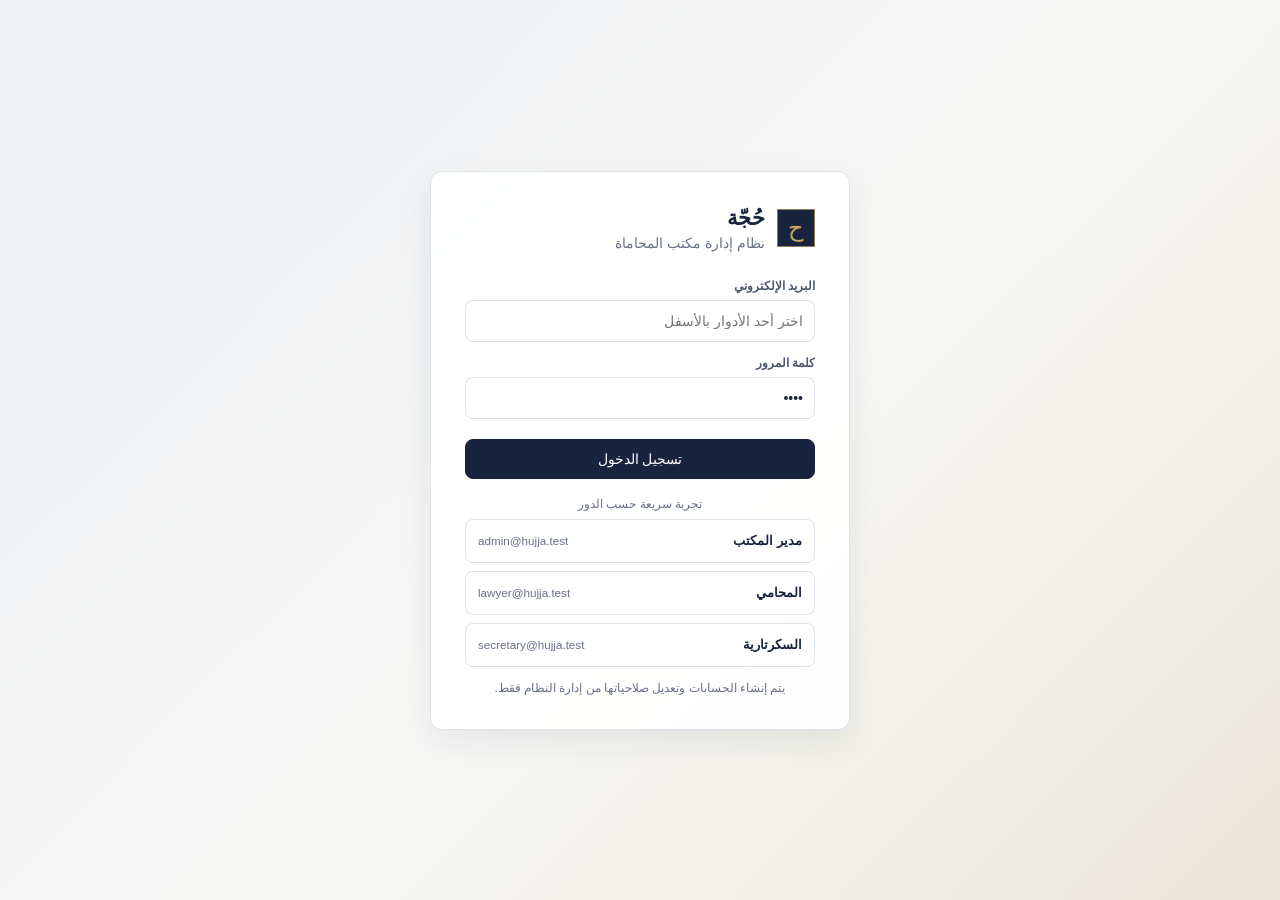
<file: index.html>
<!doctype html><html lang="ar" dir="rtl"><head>
  <meta charset="utf-8">
  <meta name="viewport" content="width=device-width, initial-scale=1">
  <title>حُجّة — إدارة المكتب</title>
  <link rel="stylesheet" href="styles.css">
</head><body>
  <div id="app"></div>
  <script src="app.js"></script>
</body></html>
</file>
<file: styles.css>
:root {
      --ink: #18243d;
      --ink-2: #263453;
      --paper: #f4f5f7;
      --white: #ffffff;
      --line: #dde1e8;
      --muted: #697188;
      --gold: #c7a55b;
      --gold-soft: #f6f0df;
      --green: #2f7d61;
      --green-soft: #eaf5ef;
      --red: #b84f50;
      --red-soft: #f9eded;
      --shadow: 0 12px 32px rgba(24, 36, 61, .08);
    }
    * { box-sizing: border-box; }
    body {
      margin: 0;
      min-width: 320px;
      background: var(--paper);
      color: var(--ink);
      font-family: "Segoe UI", Tahoma, Arial, sans-serif;
      font-size: 14px;
    }
    button, input, select, textarea { font: inherit; }
    button { cursor: pointer; }
    .shell { min-height: 100vh; display: grid; grid-template-columns: 224px minmax(0, 1fr); }
    .sidebar {
      position: sticky; top: 0; height: 100vh;
      background: var(--ink); color: #fff;
      display: flex; flex-direction: column; padding: 24px 16px 16px;
      z-index: 20;
    }
    .brand { display: flex; align-items: center; gap: 10px; padding: 0 8px 24px; }
    .brand-mark {
      width: 38px; height: 38px; border: 1px solid rgba(199,165,91,.7);
      display: grid; place-items: center; color: var(--gold); font-family: Georgia, serif;
      font-size: 24px;
    }
    .brand strong { display: block; font-family: Georgia, "Times New Roman", serif; font-size: 21px; }
    .brand small { color: #adb5c7; }
    .nav { display: grid; gap: 5px; }
    .nav button {
      width: 100%; border: 0; background: transparent; color: #cbd1df;
      border-radius: 8px; min-height: 43px; padding: 8px 12px;
      display: flex; align-items: center; gap: 10px; text-align: right;
    }
    .nav button svg { width: 18px; height: 18px; flex: 0 0 auto; }
    .nav button:hover, .nav button.active { background: var(--ink-2); color: #fff; }
    .nav button.active { box-shadow: inset 3px 0 var(--gold); }
    .user-card {
      margin-top: auto; border-top: 1px solid rgba(255,255,255,.09);
      padding: 16px 8px 4px;
    }
    .user-card strong, .user-card small { display: block; overflow: hidden; text-overflow: ellipsis; }
    .user-card small { color: #adb5c7; margin: 3px 0 10px; }
    .logout { border: 0; background: transparent; color: #d8ddea; padding: 4px 0; }
    .main { min-width: 0; }
    .topbar {
      height: 72px; background: var(--white); border-bottom: 1px solid var(--line);
      display: flex; align-items: center; gap: 14px; padding: 0 32px;
      position: sticky; top: 0; z-index: 10;
    }
    .search-wrap { position: relative; flex: 1; max-width: 620px; }
    .search-wrap svg { position: absolute; right: 14px; top: 12px; width: 18px; color: var(--muted); }
    .search-wrap input {
      width: 100%; height: 42px; border: 1px solid var(--line); border-radius: 8px;
      background: #fafbfc; padding: 8px 42px 8px 14px; outline: none;
    }
    .search-wrap input:focus { border-color: #9da7bb; background: #fff; box-shadow: 0 0 0 3px rgba(38,52,83,.07); }
    .top-actions { margin-right: auto; display: flex; gap: 8px; align-items: center; }
    .icon-btn {
      width: 40px; height: 40px; border: 1px solid var(--line); border-radius: 8px;
      background: #fff; color: var(--ink);
    }
    .content { padding: 28px 32px 44px; max-width: 1500px; }
    .page-head { display: flex; align-items: flex-start; justify-content: space-between; gap: 16px; margin-bottom: 22px; }
    .page-head h1 { margin: 0; font-family: Georgia, "Times New Roman", serif; font-size: 30px; line-height: 1.2; }
    .page-head p { margin: 6px 0 0; color: var(--muted); }
    .grid { display: grid; grid-template-columns: repeat(12, minmax(0,1fr)); gap: 16px; }
    .card {
      background: var(--white); border: 1px solid var(--line); border-radius: 10px;
      box-shadow: 0 2px 10px rgba(24,36,61,.025);
    }
    .card-pad { padding: 20px; }
    .span-3 { grid-column: span 3; }
    .span-4 { grid-column: span 4; }
    .span-5 { grid-column: span 5; }
    .span-6 { grid-column: span 6; }
    .span-7 { grid-column: span 7; }
    .span-8 { grid-column: span 8; }
    .span-12 { grid-column: span 12; }
    .metric { min-height: 132px; display: flex; flex-direction: column; justify-content: space-between; }
    .metric-label { color: var(--muted); display: flex; justify-content: space-between; align-items: center; }
    .metric-value { font-family: Georgia, "Times New Roman", serif; font-size: 34px; margin-top: 12px; }
    .metric-note { color: var(--muted); font-size: 12px; }
    .card-title { display: flex; align-items: center; justify-content: space-between; margin-bottom: 16px; }
    .card-title h2 { margin: 0; font-size: 16px; }
    .text-btn { border: 0; background: transparent; color: var(--ink-2); font-weight: 700; }
    .btn {
      min-height: 40px; border: 1px solid var(--line); border-radius: 8px;
      background: #fff; color: var(--ink); padding: 8px 14px;
    }
    .btn.primary { border-color: var(--ink); background: var(--ink); color: #fff; }
    .btn.gold { border-color: var(--gold); background: var(--gold-soft); color: #72591f; }
    .btn.danger { border-color: #e6bebe; color: var(--red); }
    .table-wrap { overflow-x: auto; }
    table { width: 100%; border-collapse: collapse; }
    th {
      color: var(--muted); font-size: 12px; font-weight: 700;
      background: #fafbfc; border-bottom: 1px solid var(--line); padding: 11px 12px;
      text-align: right; white-space: nowrap;
    }
    td { border-bottom: 1px solid #edf0f4; padding: 13px 12px; text-align: right; }
    tbody tr:last-child td { border-bottom: 0; }
    tbody tr:hover { background: #fafbfc; }
    .badge {
      display: inline-flex; align-items: center; min-height: 24px; border-radius: 999px;
      padding: 3px 9px; background: #eef1f5; color: #596176; font-size: 12px;
    }
    .badge.open, .badge.paid { background: var(--green-soft); color: var(--green); }
    .badge.pending, .badge.draft { background: var(--gold-soft); color: #806420; }
    .badge.closed, .badge.overdue { background: var(--red-soft); color: var(--red); }
    .form-grid { display: grid; grid-template-columns: repeat(2, minmax(0,1fr)); gap: 14px; }
    .field { display: grid; gap: 7px; }
    .field.full { grid-column: 1/-1; }
    .field label { color: #4f5870; font-size: 12px; font-weight: 700; }
    .field input, .field select, .field textarea {
      width: 100%; min-height: 42px; border: 1px solid var(--line); border-radius: 8px;
      background: #fff; color: var(--ink); padding: 9px 11px; outline: none;
    }
    .field textarea { min-height: 90px; resize: vertical; }
    .field input:focus, .field select:focus, .field textarea:focus {
      border-color: #98a3b8; box-shadow: 0 0 0 3px rgba(38,52,83,.07);
    }
    .form-actions { display: flex; justify-content: flex-end; gap: 8px; margin-top: 16px; }
    .empty { padding: 34px 16px; text-align: center; color: var(--muted); }
    .kanban { display:grid; grid-template-columns:repeat(3,minmax(220px,1fr)); gap:14px; }
    .kanban-col { background:#eef1f5; border-radius:10px; padding:12px; min-height:220px; }
    .kanban-col h3 { margin:0 0 10px; font-size:14px; }
    .role-summary { display:grid; grid-template-columns:repeat(3,minmax(0,1fr)); gap:12px; }
    .role-summary .card-pad { min-height:112px; }
    .chat-thread { display:grid; gap:12px; }
    .chat-message { border:1px solid var(--line); border-radius:10px; background:#fff; padding:16px; }
    .chat-message .question { font-weight:700; margin-bottom:10px; }
    .source-list { display:grid; gap:8px; margin-top:12px; }
    .source-row { border-right:3px solid var(--gold); background:#fafbfc; padding:10px 12px; }
    .source-row mark { background:#fff1b8; padding:1px 3px; }
    .progress-line { height:8px; background:#edf0f4; border-radius:99px; overflow:hidden; margin:8px 0; }
    .progress-line span { display:block; height:100%; background:var(--green); }
    .legal-input { display:grid; grid-template-columns:minmax(0,1fr) auto; gap:8px; }
    .template-grid { display:grid; grid-template-columns:repeat(3,minmax(0,1fr)); gap:10px; }
    .template-button { border:1px solid var(--line); border-radius:8px; background:#fff; padding:12px; text-align:right; }
    .template-button.active { border-color:var(--ink); background:#f4f6fa; }
    .legal-layout {
      display: grid;
      grid-template-columns: 220px minmax(0, 1fr);
      gap: 14px;
      min-height: calc(100vh - 190px);
    }
    .chat-sidebar {
      border: 1px solid var(--line);
      border-radius: 10px;
      background: #fff;
      padding: 10px;
    }
    .chat-session {
      width: 100%;
      border: 0;
      border-radius: 8px;
      background: transparent;
      color: var(--ink);
      padding: 11px 10px;
      text-align: right;
      display: block;
      margin-bottom: 5px;
    }
    .chat-session:hover, .chat-session.active { background: #f0f3f8; }
    .chat-session strong, .chat-session small { display: block; }
    .chat-session small { color: var(--muted); margin-top: 4px; }
    .chat-main {
      border: 1px solid var(--line);
      border-radius: 10px;
      background: #fff;
      display: grid;
      grid-template-rows: auto 1fr auto;
      min-height: 520px;
      overflow: hidden;
    }
    .chat-toolbar {
      border-bottom: 1px solid var(--line);
      padding: 10px 12px;
      display: flex;
      gap: 8px;
      align-items: center;
      overflow-x: auto;
    }
    .chat-toolbar select { min-width: 220px; }
    .chat-workflows { display: flex; gap: 7px; padding: 0 12px 10px; overflow-x: auto; }
    .workflow-chip {
      border: 1px solid var(--line);
      border-radius: 999px;
      background: #fff;
      color: var(--ink);
      white-space: nowrap;
      padding: 7px 11px;
    }
    .workflow-chip.active { border-color: var(--ink); background: #eef2f7; }
    .chat-messages {
      overflow-y: auto;
      padding: 18px;
      background: #fafbfc;
      display: grid;
      align-content: start;
      gap: 12px;
    }
    .message-row { display: flex; }
    .message-row.user { justify-content: flex-start; }
    .message-row.assistant { justify-content: flex-end; }
    .message-bubble {
      max-width: 78%;
      border-radius: 12px;
      padding: 12px 14px;
      line-height: 1.7;
      white-space: pre-wrap;
    }
    .message-row.user .message-bubble { background: var(--ink); color: #fff; border-bottom-left-radius: 3px; }
    .message-row.assistant .message-bubble { background: #fff; border: 1px solid var(--line); border-bottom-right-radius: 3px; }
    .chat-composer {
      border-top: 1px solid var(--line);
      padding: 12px;
      display: grid;
      grid-template-columns: minmax(0, 1fr) 44px;
      gap: 8px;
      background: #fff;
    }
    .chat-composer textarea {
      min-height: 44px;
      max-height: 130px;
      resize: vertical;
      border: 1px solid var(--line);
      border-radius: 9px;
      padding: 10px 12px;
    }
    .chat-composer button {
      height: 44px;
      border: 0;
      border-radius: 9px;
      background: var(--ink);
      color: #fff;
    }
    @media (max-width: 760px) {
      .legal-layout { grid-template-columns: 1fr; }
      .chat-sidebar { display: flex; gap: 6px; overflow-x: auto; }
      .chat-sidebar .btn { flex: 0 0 auto; }
      .chat-session { min-width: 150px; margin: 0; }
      .message-bubble { max-width: 92%; }
    }
    .task-card { background:#fff;border:1px solid var(--line);border-radius:8px;padding:12px;margin-bottom:8px; }
    .task-card strong { display:block;margin-bottom:5px; }
    .task-card small { color:var(--muted); }
    .otp-code { direction:ltr;text-align:center;font-family:Georgia,serif;font-size:34px;letter-spacing:.12em;color:var(--ink); }
    .search-results {
      display: none; position: absolute; top: 48px; right: 0; left: 0;
      background: #fff; border: 1px solid var(--line); border-radius: 10px;
      box-shadow: var(--shadow); max-height: 420px; overflow: auto; z-index: 30;
    }
    .search-results.show { display: block; }
    .result { width: 100%; border: 0; border-bottom: 1px solid #edf0f4; background: #fff; padding: 12px 14px; text-align: right; }
    .result:last-child { border-bottom: 0; }
    .result:hover { background: #f8f9fb; }
    .result strong { display: block; }
    .result small { color: var(--muted); }
    .login-page {
      min-height: 100vh; display: grid; place-items: center;
      background: linear-gradient(135deg, #eef0f4 0%, #f7f7f5 55%, #ebe6d8 100%);
      padding: 20px;
    }
    .login-card { width: min(420px, 100%); border: 1px solid var(--line); background: rgba(255,255,255,.96); border-radius: 12px; box-shadow: var(--shadow); padding: 34px; }
    .login-brand { display: flex; align-items: center; gap: 12px; margin-bottom: 28px; }
    .login-brand .brand-mark { background: var(--ink); }
    .login-brand h1 { margin: 0; font-family: Georgia, "Times New Roman", serif; }
    .login-brand p { margin: 4px 0 0; color: var(--muted); }
    .login-card .field { margin-top: 14px; }
    .login-card .btn { width: 100%; margin-top: 20px; }
    .login-hint { margin-top: 14px; color: var(--muted); font-size: 12px; text-align: center; }
    .role-shortcuts { margin-top: 18px; display: grid; gap: 8px; }
    .role-shortcuts-title { color: var(--muted); font-size: 12px; text-align: center; }
    .role-shortcut {
      width: 100%; min-height: 44px; border: 1px solid var(--line); border-radius: 8px;
      background: #fff; color: var(--ink); display: flex; align-items: center;
      justify-content: space-between; gap: 10px; padding: 8px 12px; text-align: right;
    }
    .role-shortcut:hover { border-color: #aab3c2; background: #fafbfc; }
    .role-shortcut strong { font-size: 13px; }
    .role-shortcut small { direction: ltr; color: var(--muted); }
    .toast {
      position: fixed; left: 24px; bottom: 24px; z-index: 50;
      background: var(--ink); color: #fff; border-right: 4px solid var(--gold);
      border-radius: 8px; padding: 12px 16px; box-shadow: var(--shadow);
      opacity: 0; transform: translateY(8px); transition: .18s ease;
    }
    .toast.show { opacity: 1; transform: translateY(0); }
    .mobile-menu { display: none; }
    @media (max-width: 980px) {
      .shell { grid-template-columns: 76px minmax(0,1fr); }
      .sidebar { padding-inline: 10px; }
      .brand { justify-content: center; padding-inline: 0; }
      .brand-text, .nav button span, .user-card small, .user-card strong { display: none; }
      .nav button { justify-content: center; padding-inline: 0; }
      .user-card { text-align: center; }
      .logout { font-size: 0; }
      .logout::before { content: "خروج"; font-size: 12px; }
      .span-3, .span-4, .span-5 { grid-column: span 6; }
    }
    @media (max-width: 680px) {
      .shell { display: block; }
      .sidebar {
        position: fixed; right: 0; left: 0; top: auto; bottom: 0; height: 64px;
        width: 100%; padding: 6px 8px; border-top: 1px solid rgba(255,255,255,.1);
      }
      .brand, .user-card { display: none; }
      .nav { display: flex; justify-content: space-around; }
      .nav button { flex: 1; min-height: 52px; }
      .nav button.active { box-shadow: inset 0 -3px var(--gold); }
      .topbar { height: 64px; padding: 0 16px; }
      .content { padding: 20px 16px 82px; }
      .span-3, .span-4, .span-5, .span-6, .span-7, .span-8 { grid-column: span 12; }
      .page-head h1 { font-size: 26px; }
      .form-grid { grid-template-columns: 1fr; }
      .top-actions { display: none; }
    }
</file>
